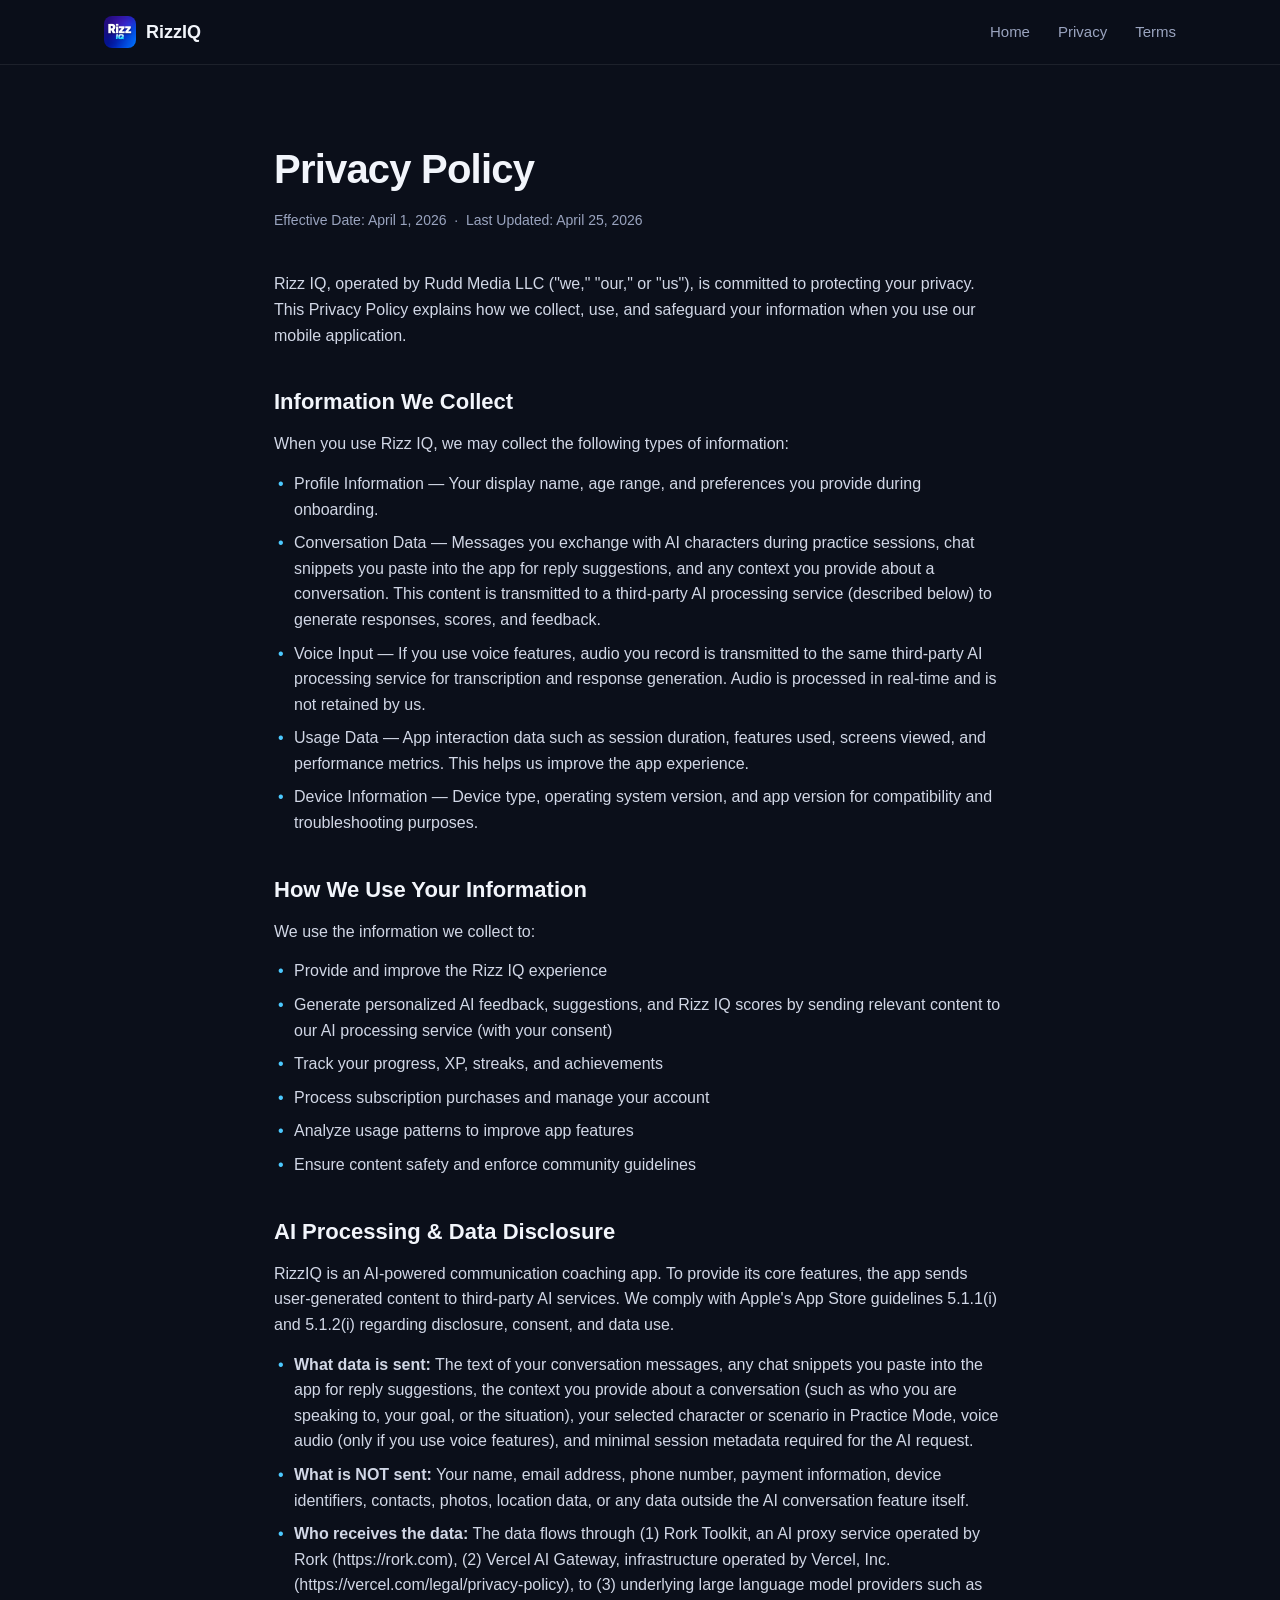
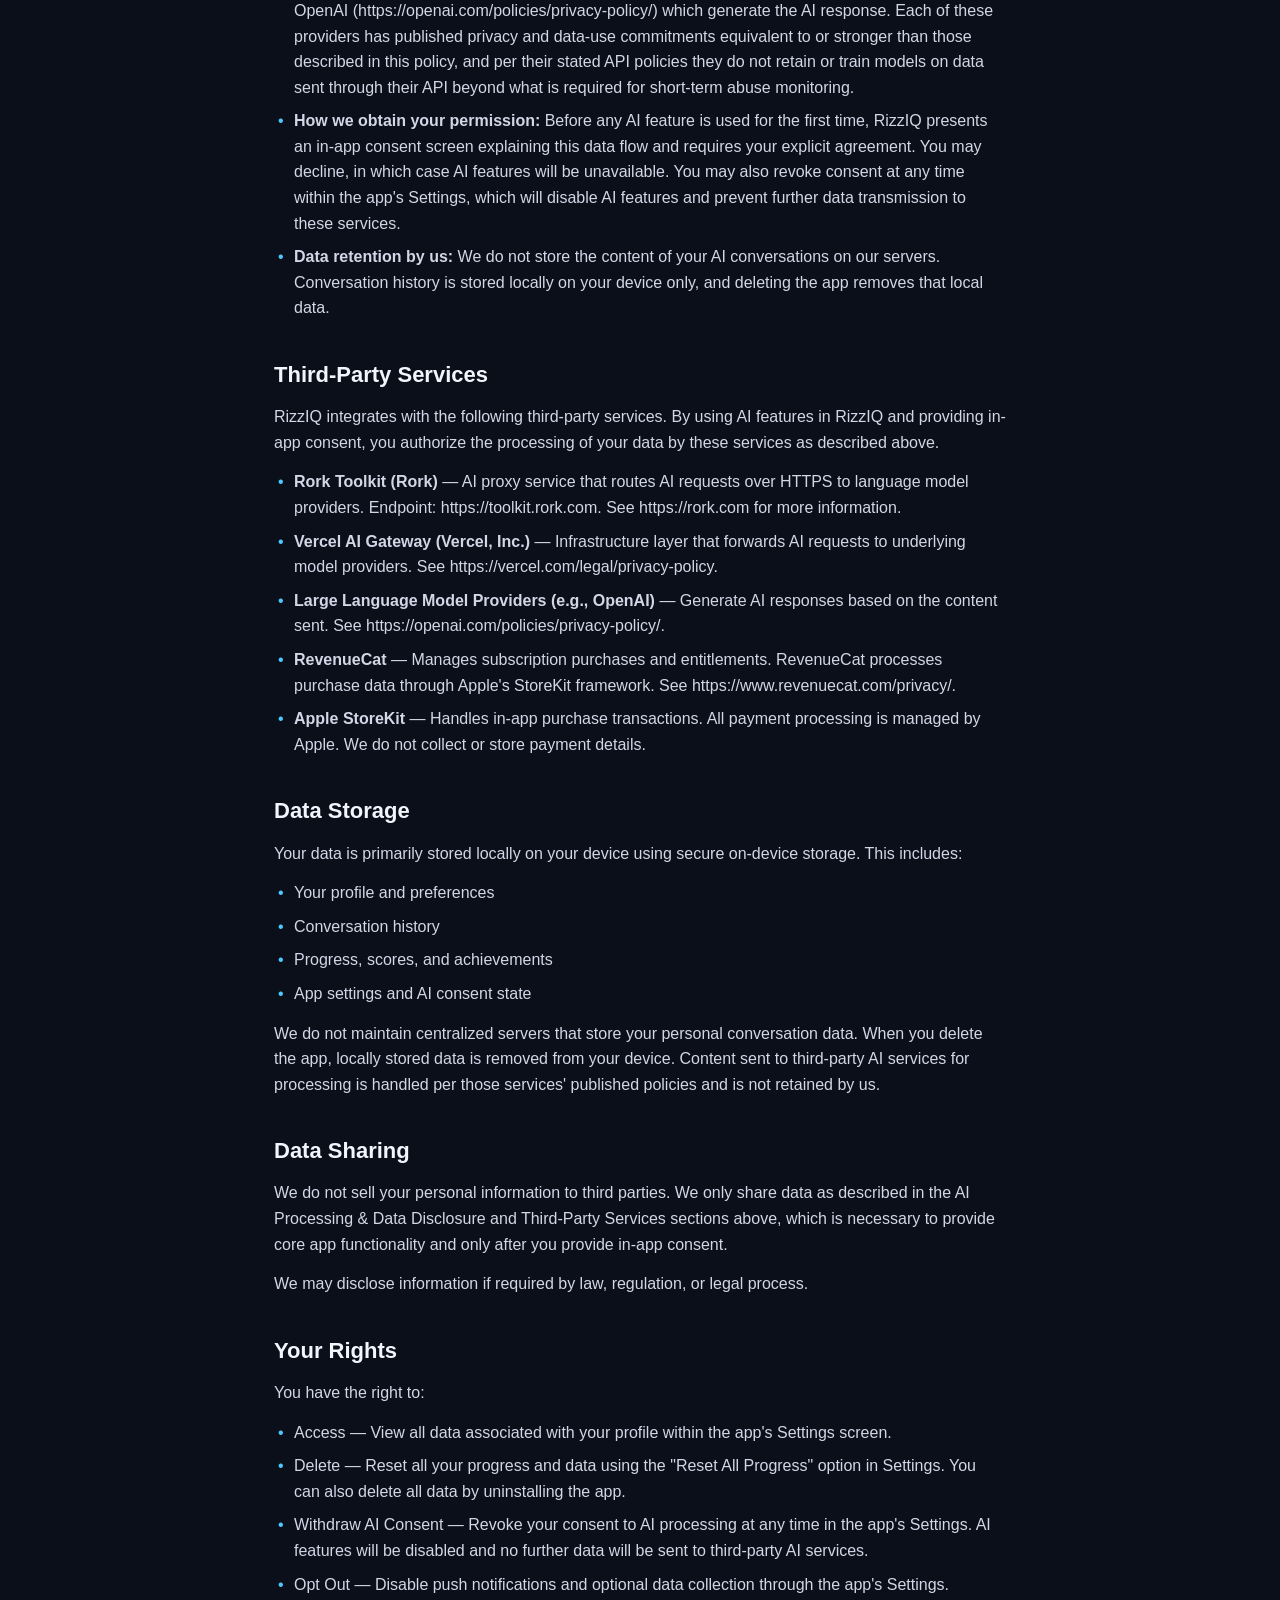
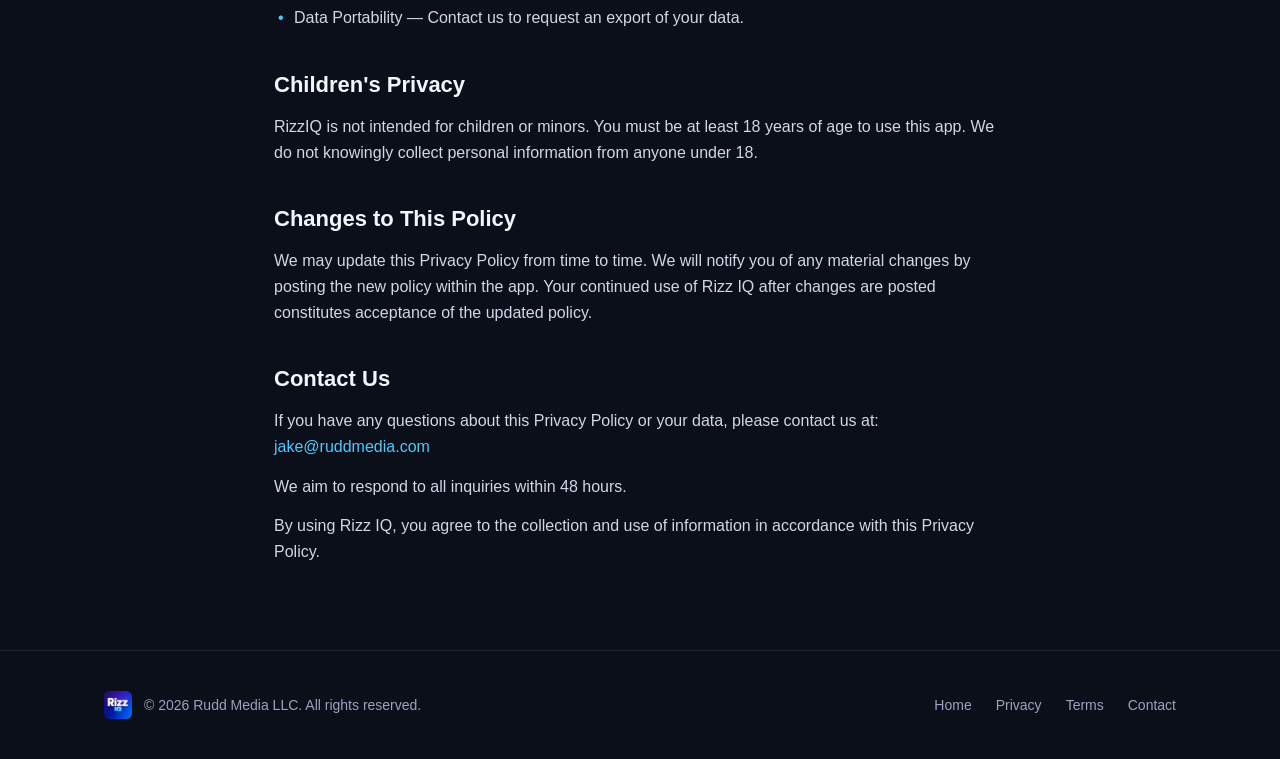
<file: privacy.html>
<!DOCTYPE html>
<html lang="en">
<head>
<meta charset="UTF-8" />
<meta name="viewport" content="width=device-width, initial-scale=1" />
<title>Privacy Policy — RizzIQ</title>
<link rel="icon" type="image/png" href="logo.png" />
<link rel="stylesheet" href="styles.css" />
</head>
<body>
<nav class="nav">
<div class="container nav-inner">
<a href="/" class="nav-logo"><img src="logo.png" alt="RizzIQ" /> RizzIQ</a>
<div class="nav-links"><a href="index.html">Home</a><a href="privacy.html">Privacy</a><a href="terms.html">Terms</a></div>
</div>
</nav>
<main class="legal">
<h1>Privacy Policy</h1>
<p class="meta">Effective Date: April 1, 2026 &nbsp;·&nbsp; Last Updated: April 25, 2026</p>
<p>Rizz IQ, operated by Rudd Media LLC ("we," "our," or "us"), is committed to protecting your privacy. This Privacy Policy explains how we collect, use, and safeguard your information when you use our mobile application.</p>

<h2>Information We Collect</h2>
<p>When you use Rizz IQ, we may collect the following types of information:</p>
<ul>
<li>Profile Information — Your display name, age range, and preferences you provide during onboarding.</li>
<li>Conversation Data — Messages you exchange with AI characters during practice sessions, chat snippets you paste into the app for reply suggestions, and any context you provide about a conversation. This content is transmitted to a third-party AI processing service (described below) to generate responses, scores, and feedback.</li>
<li>Voice Input — If you use voice features, audio you record is transmitted to the same third-party AI processing service for transcription and response generation. Audio is processed in real-time and is not retained by us.</li>
<li>Usage Data — App interaction data such as session duration, features used, screens viewed, and performance metrics. This helps us improve the app experience.</li>
<li>Device Information — Device type, operating system version, and app version for compatibility and troubleshooting purposes.</li>
</ul>

<h2>How We Use Your Information</h2>
<p>We use the information we collect to:</p>
<ul>
<li>Provide and improve the Rizz IQ experience</li>
<li>Generate personalized AI feedback, suggestions, and Rizz IQ scores by sending relevant content to our AI processing service (with your consent)</li>
<li>Track your progress, XP, streaks, and achievements</li>
<li>Process subscription purchases and manage your account</li>
<li>Analyze usage patterns to improve app features</li>
<li>Ensure content safety and enforce community guidelines</li>
</ul>

<h2>AI Processing &amp; Data Disclosure</h2>
<p>RizzIQ is an AI-powered communication coaching app. To provide its core features, the app sends user-generated content to third-party AI services. We comply with Apple's App Store guidelines 5.1.1(i) and 5.1.2(i) regarding disclosure, consent, and data use.</p>
<ul>
<li><strong>What data is sent:</strong> The text of your conversation messages, any chat snippets you paste into the app for reply suggestions, the context you provide about a conversation (such as who you are speaking to, your goal, or the situation), your selected character or scenario in Practice Mode, voice audio (only if you use voice features), and minimal session metadata required for the AI request.</li>
<li><strong>What is NOT sent:</strong> Your name, email address, phone number, payment information, device identifiers, contacts, photos, location data, or any data outside the AI conversation feature itself.</li>
<li><strong>Who receives the data:</strong> The data flows through (1) Rork Toolkit, an AI proxy service operated by Rork (https://rork.com), (2) Vercel AI Gateway, infrastructure operated by Vercel, Inc. (https://vercel.com/legal/privacy-policy), to (3) underlying large language model providers such as OpenAI (https://openai.com/policies/privacy-policy/) which generate the AI response. Each of these providers has published privacy and data-use commitments equivalent to or stronger than those described in this policy, and per their stated API policies they do not retain or train models on data sent through their API beyond what is required for short-term abuse monitoring.</li>
<li><strong>How we obtain your permission:</strong> Before any AI feature is used for the first time, RizzIQ presents an in-app consent screen explaining this data flow and requires your explicit agreement. You may decline, in which case AI features will be unavailable. You may also revoke consent at any time within the app's Settings, which will disable AI features and prevent further data transmission to these services.</li>
<li><strong>Data retention by us:</strong> We do not store the content of your AI conversations on our servers. Conversation history is stored locally on your device only, and deleting the app removes that local data.</li>
</ul>

<h2>Third-Party Services</h2>
<p>RizzIQ integrates with the following third-party services. By using AI features in RizzIQ and providing in-app consent, you authorize the processing of your data by these services as described above.</p>
<ul>
<li><strong>Rork Toolkit (Rork)</strong> — AI proxy service that routes AI requests over HTTPS to language model providers. Endpoint: https://toolkit.rork.com. See https://rork.com for more information.</li>
<li><strong>Vercel AI Gateway (Vercel, Inc.)</strong> — Infrastructure layer that forwards AI requests to underlying model providers. See https://vercel.com/legal/privacy-policy.</li>
<li><strong>Large Language Model Providers (e.g., OpenAI)</strong> — Generate AI responses based on the content sent. See https://openai.com/policies/privacy-policy/.</li>
<li><strong>RevenueCat</strong> — Manages subscription purchases and entitlements. RevenueCat processes purchase data through Apple's StoreKit framework. See https://www.revenuecat.com/privacy/.</li>
<li><strong>Apple StoreKit</strong> — Handles in-app purchase transactions. All payment processing is managed by Apple. We do not collect or store payment details.</li>
</ul>

<h2>Data Storage</h2>
<p>Your data is primarily stored locally on your device using secure on-device storage. This includes:</p>
<ul>
<li>Your profile and preferences</li>
<li>Conversation history</li>
<li>Progress, scores, and achievements</li>
<li>App settings and AI consent state</li>
</ul>
<p>We do not maintain centralized servers that store your personal conversation data. When you delete the app, locally stored data is removed from your device. Content sent to third-party AI services for processing is handled per those services' published policies and is not retained by us.</p>

<h2>Data Sharing</h2>
<p>We do not sell your personal information to third parties. We only share data as described in the AI Processing &amp; Data Disclosure and Third-Party Services sections above, which is necessary to provide core app functionality and only after you provide in-app consent.</p>
<p>We may disclose information if required by law, regulation, or legal process.</p>

<h2>Your Rights</h2>
<p>You have the right to:</p>
<ul>
<li>Access — View all data associated with your profile within the app's Settings screen.</li>
<li>Delete — Reset all your progress and data using the "Reset All Progress" option in Settings. You can also delete all data by uninstalling the app.</li>
<li>Withdraw AI Consent — Revoke your consent to AI processing at any time in the app's Settings. AI features will be disabled and no further data will be sent to third-party AI services.</li>
<li>Opt Out — Disable push notifications and optional data collection through the app's Settings.</li>
<li>Data Portability — Contact us to request an export of your data.</li>
</ul>

<h2>Children's Privacy</h2>
<p>RizzIQ is not intended for children or minors. You must be at least 18 years of age to use this app. We do not knowingly collect personal information from anyone under 18.</p>

<h2>Changes to This Policy</h2>
<p>We may update this Privacy Policy from time to time. We will notify you of any material changes by posting the new policy within the app. Your continued use of Rizz IQ after changes are posted constitutes acceptance of the updated policy.</p>

<h2>Contact Us</h2>
<p>If you have any questions about this Privacy Policy or your data, please contact us at: <a href="mailto:jake@ruddmedia.com">jake@ruddmedia.com</a></p>
<p>We aim to respond to all inquiries within 48 hours.</p>
<p>By using Rizz IQ, you agree to the collection and use of information in accordance with this Privacy Policy.</p>
</main>
<footer>
<div class="container footer-inner">
<div class="footer-left"><img src="logo.png" alt="RizzIQ" /><span>© 2026 Rudd Media LLC. All rights reserved.</span></div>
<div class="footer-links"><a href="index.html">Home</a><a href="privacy.html">Privacy</a><a href="terms.html">Terms</a><a href="mailto:jake@ruddmedia.com">Contact</a></div>
</div>
</footer>
</body>
</html>
</file>
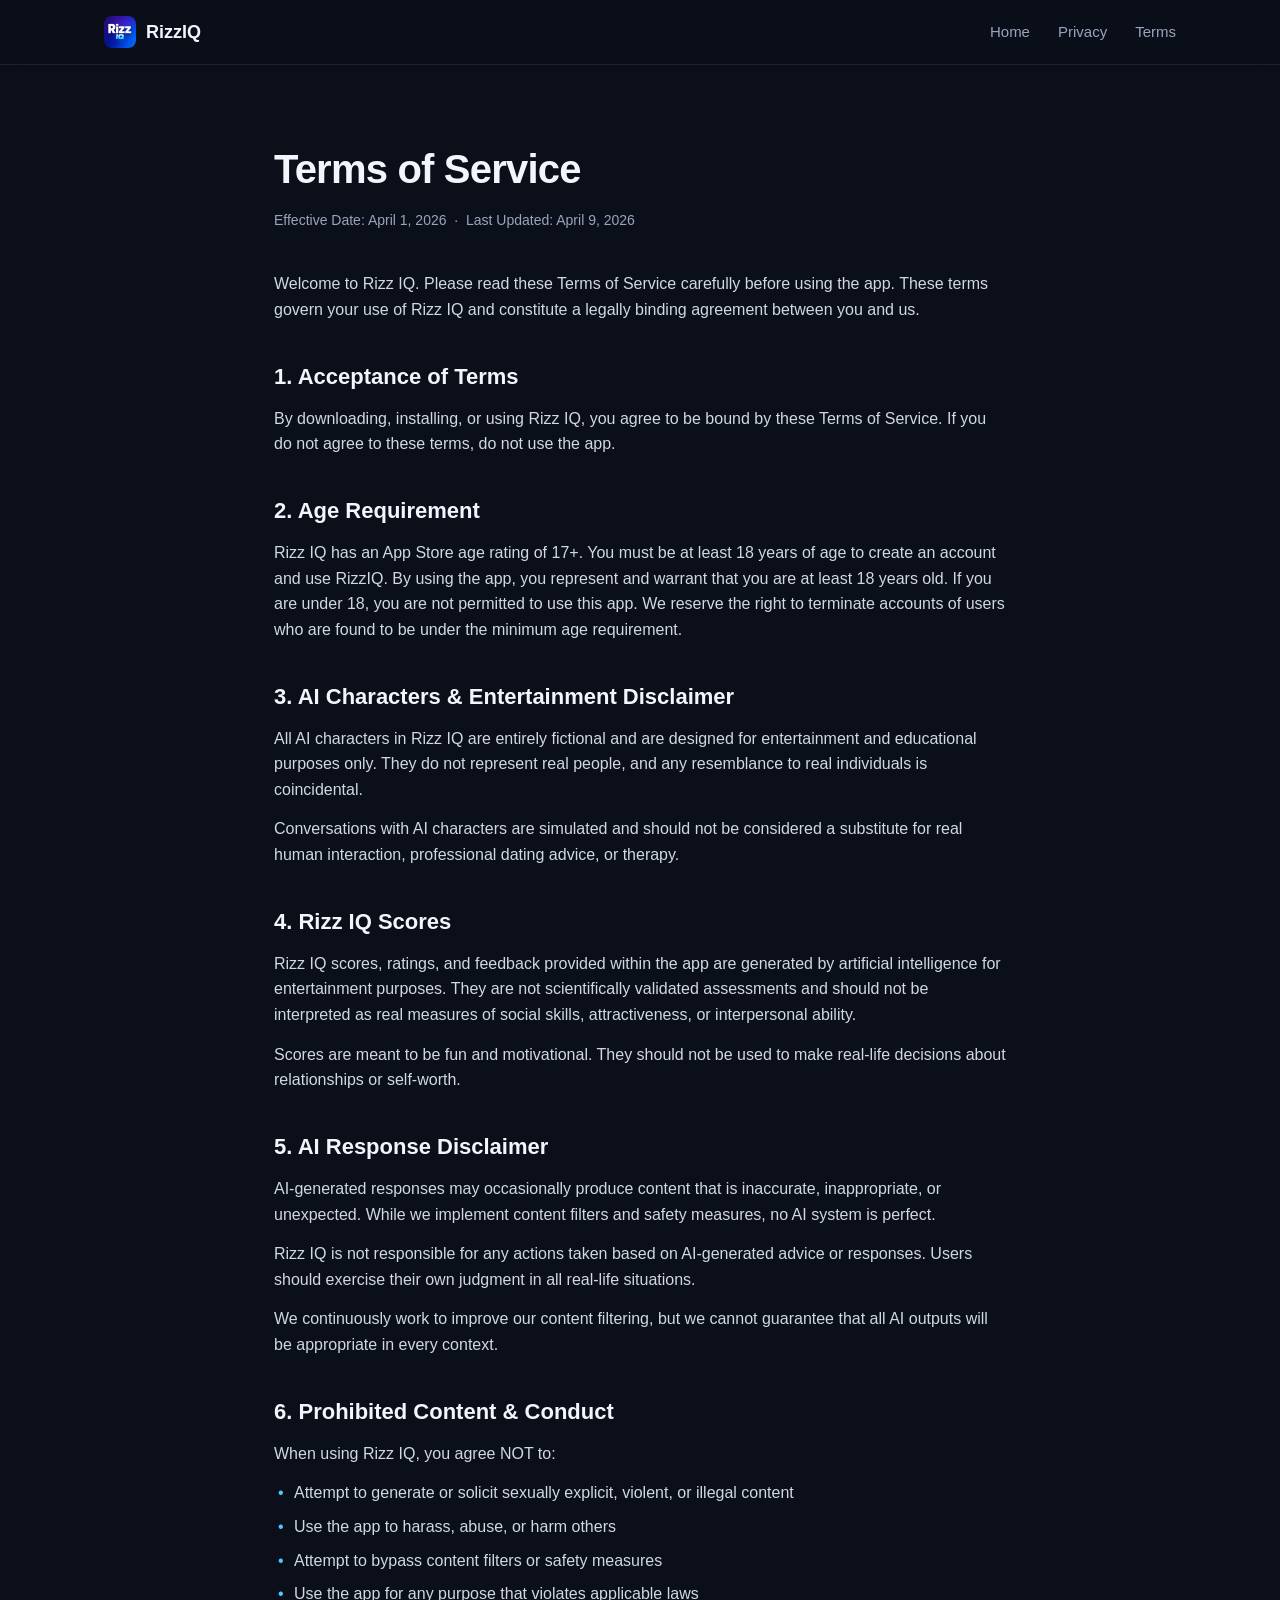
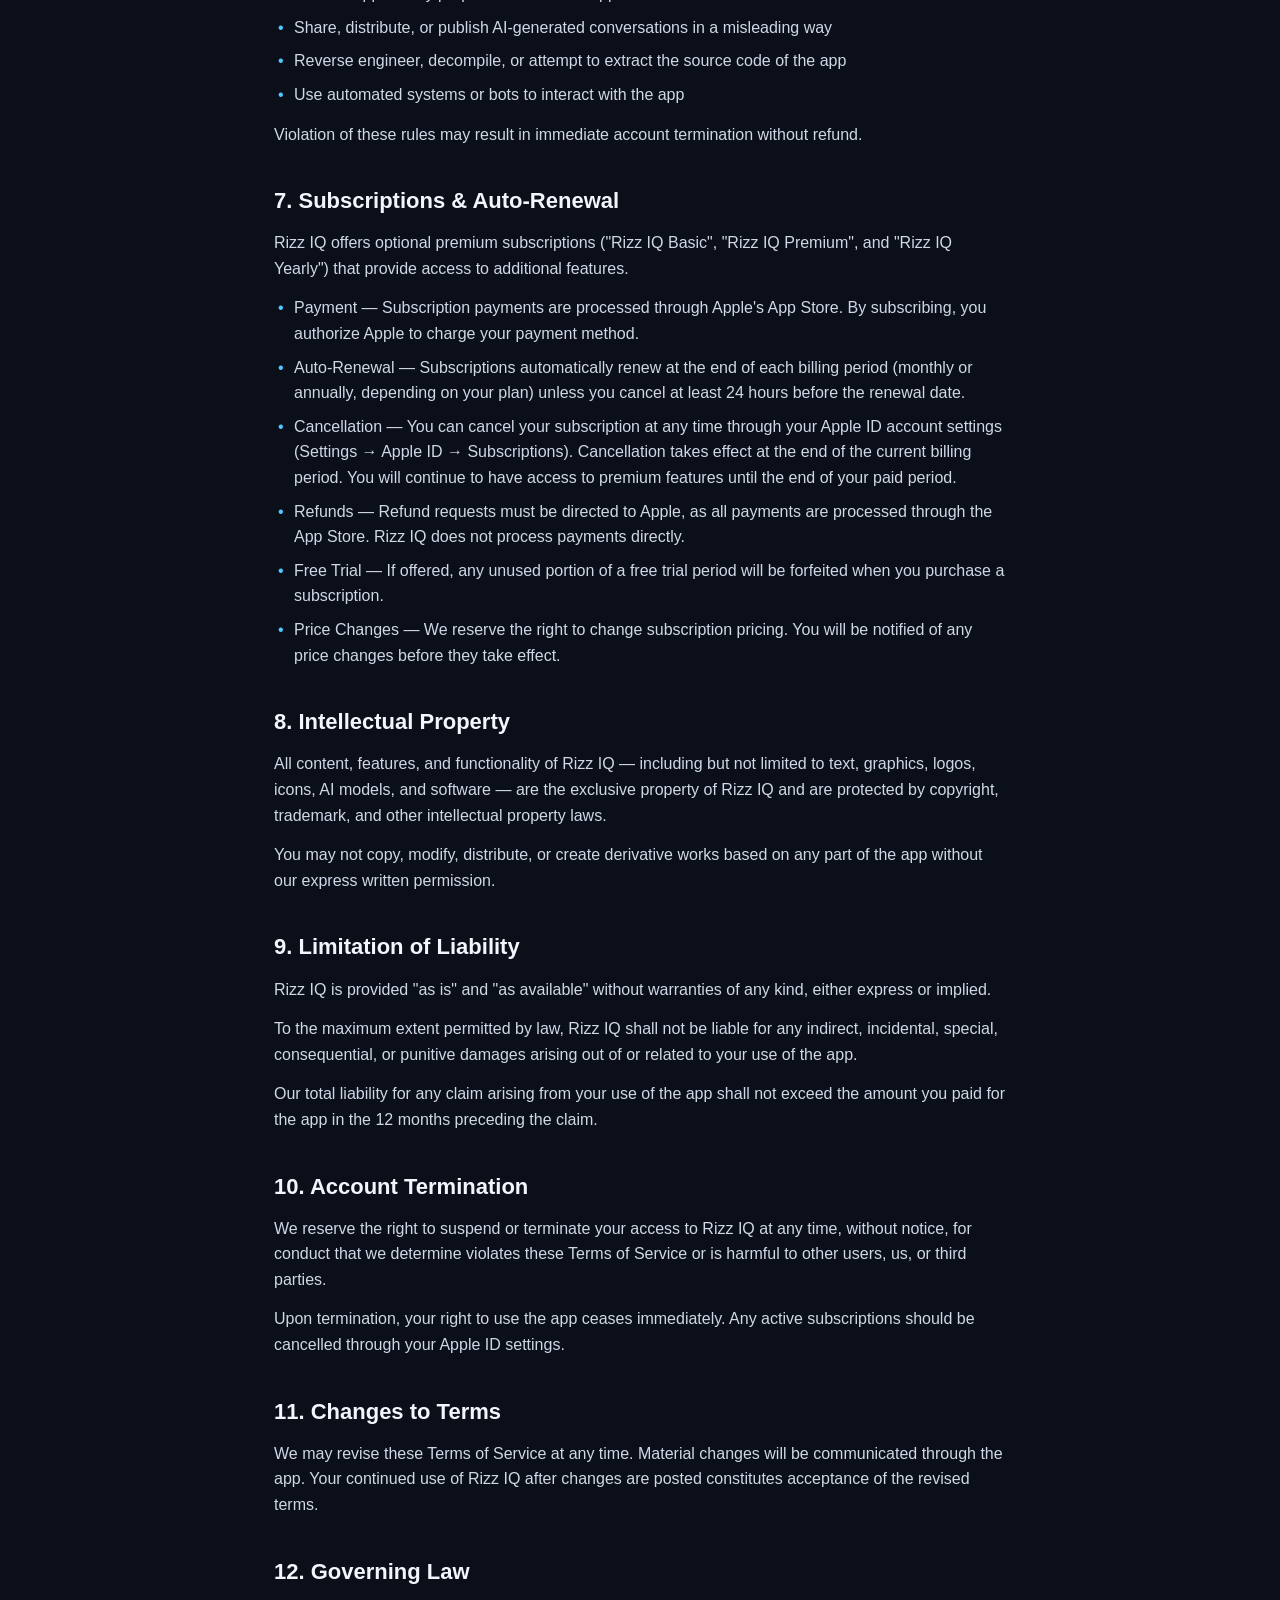
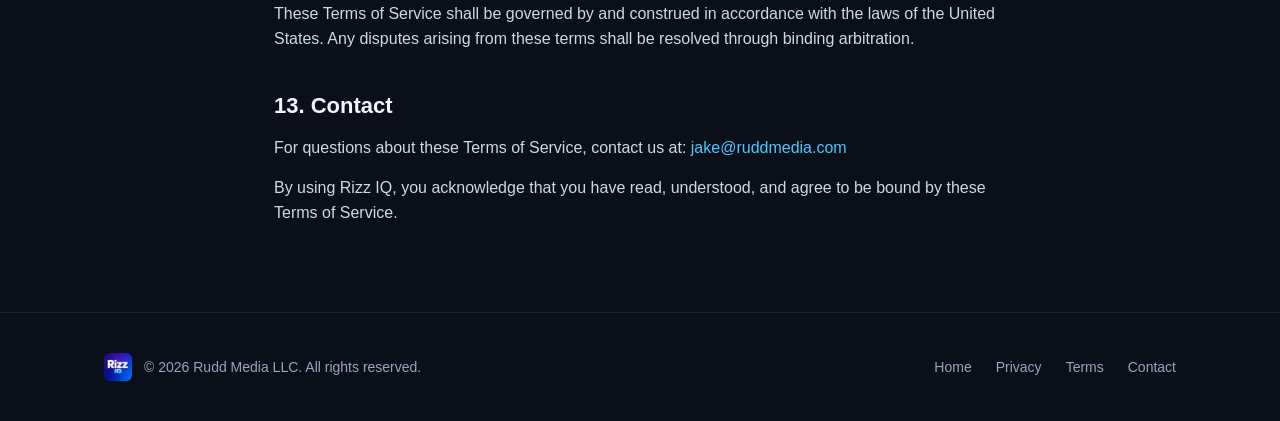
<file: terms.html>
<!DOCTYPE html>
<html lang="en">
<head>
<meta charset="UTF-8" />
<meta name="viewport" content="width=device-width, initial-scale=1" />
<title>Terms of Service — RizzIQ</title>
<link rel="icon" type="image/png" href="logo.png" />
<link rel="stylesheet" href="styles.css" />
</head>
<body>
<nav class="nav">
  <div class="container nav-inner">
    <a href="/" class="nav-logo"><img src="logo.png" alt="RizzIQ" /> RizzIQ</a>
    <div class="nav-links"><a href="index.html">Home</a><a href="privacy.html">Privacy</a><a href="terms.html">Terms</a></div>
  </div>
</nav>
<main class="legal">
  <h1>Terms of Service</h1>
  <p class="meta">Effective Date: April 1, 2026 &nbsp;·&nbsp; Last Updated: April 9, 2026</p>
  <p>Welcome to Rizz IQ. Please read these Terms of Service carefully before using the app. These terms govern your use of Rizz IQ and constitute a legally binding agreement between you and us.</p>
  <h2>1. Acceptance of Terms</h2>
  <p>By downloading, installing, or using Rizz IQ, you agree to be bound by these Terms of Service. If you do not agree to these terms, do not use the app.</p>
  <h2>2. Age Requirement</h2>
  <p>Rizz IQ has an App Store age rating of 17+. You must be at least 18 years of age to create an account and use RizzIQ. By using the app, you represent and warrant that you are at least 18 years old. If you are under 18, you are not permitted to use this app. We reserve the right to terminate accounts of users who are found to be under the minimum age requirement.</p>
  <h2>3. AI Characters &amp; Entertainment Disclaimer</h2>
  <p>All AI characters in Rizz IQ are entirely fictional and are designed for entertainment and educational purposes only. They do not represent real people, and any resemblance to real individuals is coincidental.</p>
  <p>Conversations with AI characters are simulated and should not be considered a substitute for real human interaction, professional dating advice, or therapy.</p>
  <h2>4. Rizz IQ Scores</h2>
  <p>Rizz IQ scores, ratings, and feedback provided within the app are generated by artificial intelligence for entertainment purposes. They are not scientifically validated assessments and should not be interpreted as real measures of social skills, attractiveness, or interpersonal ability.</p>
  <p>Scores are meant to be fun and motivational. They should not be used to make real-life decisions about relationships or self-worth.</p>
  <h2>5. AI Response Disclaimer</h2>
  <p>AI-generated responses may occasionally produce content that is inaccurate, inappropriate, or unexpected. While we implement content filters and safety measures, no AI system is perfect.</p>
  <p>Rizz IQ is not responsible for any actions taken based on AI-generated advice or responses. Users should exercise their own judgment in all real-life situations.</p>
  <p>We continuously work to improve our content filtering, but we cannot guarantee that all AI outputs will be appropriate in every context.</p>
  <h2>6. Prohibited Content &amp; Conduct</h2>
  <p>When using Rizz IQ, you agree NOT to:</p>
  <ul>
    <li>Attempt to generate or solicit sexually explicit, violent, or illegal content</li>
    <li>Use the app to harass, abuse, or harm others</li>
    <li>Attempt to bypass content filters or safety measures</li>
    <li>Use the app for any purpose that violates applicable laws</li>
    <li>Share, distribute, or publish AI-generated conversations in a misleading way</li>
    <li>Reverse engineer, decompile, or attempt to extract the source code of the app</li>
    <li>Use automated systems or bots to interact with the app</li>
  </ul>
  <p>Violation of these rules may result in immediate account termination without refund.</p>
  <h2>7. Subscriptions &amp; Auto-Renewal</h2>
  <p>Rizz IQ offers optional premium subscriptions ("Rizz IQ Basic", "Rizz IQ Premium", and "Rizz IQ Yearly") that provide access to additional features.</p>
  <ul>
    <li>Payment — Subscription payments are processed through Apple's App Store. By subscribing, you authorize Apple to charge your payment method.</li>
    <li>Auto-Renewal — Subscriptions automatically renew at the end of each billing period (monthly or annually, depending on your plan) unless you cancel at least 24 hours before the renewal date.</li>
    <li>Cancellation — You can cancel your subscription at any time through your Apple ID account settings (Settings → Apple ID → Subscriptions). Cancellation takes effect at the end of the current billing period. You will continue to have access to premium features until the end of your paid period.</li>
    <li>Refunds — Refund requests must be directed to Apple, as all payments are processed through the App Store. Rizz IQ does not process payments directly.</li>
    <li>Free Trial — If offered, any unused portion of a free trial period will be forfeited when you purchase a subscription.</li>
    <li>Price Changes — We reserve the right to change subscription pricing. You will be notified of any price changes before they take effect.</li>
  </ul>
  <h2>8. Intellectual Property</h2>
  <p>All content, features, and functionality of Rizz IQ — including but not limited to text, graphics, logos, icons, AI models, and software — are the exclusive property of Rizz IQ and are protected by copyright, trademark, and other intellectual property laws.</p>
  <p>You may not copy, modify, distribute, or create derivative works based on any part of the app without our express written permission.</p>
  <h2>9. Limitation of Liability</h2>
  <p>Rizz IQ is provided "as is" and "as available" without warranties of any kind, either express or implied.</p>
  <p>To the maximum extent permitted by law, Rizz IQ shall not be liable for any indirect, incidental, special, consequential, or punitive damages arising out of or related to your use of the app.</p>
  <p>Our total liability for any claim arising from your use of the app shall not exceed the amount you paid for the app in the 12 months preceding the claim.</p>
  <h2>10. Account Termination</h2>
  <p>We reserve the right to suspend or terminate your access to Rizz IQ at any time, without notice, for conduct that we determine violates these Terms of Service or is harmful to other users, us, or third parties.</p>
  <p>Upon termination, your right to use the app ceases immediately. Any active subscriptions should be cancelled through your Apple ID settings.</p>
  <h2>11. Changes to Terms</h2>
  <p>We may revise these Terms of Service at any time. Material changes will be communicated through the app. Your continued use of Rizz IQ after changes are posted constitutes acceptance of the revised terms.</p>
  <h2>12. Governing Law</h2>
  <p>These Terms of Service shall be governed by and construed in accordance with the laws of the United States. Any disputes arising from these terms shall be resolved through binding arbitration.</p>
  <h2>13. Contact</h2>
  <p>For questions about these Terms of Service, contact us at: <a href="mailto:jake@ruddmedia.com">jake@ruddmedia.com</a></p>
  <p>By using Rizz IQ, you acknowledge that you have read, understood, and agree to be bound by these Terms of Service.</p>
</main>
<footer>
  <div class="container footer-inner">
    <div class="footer-left"><img src="logo.png" alt="RizzIQ" /><span>© 2026 Rudd Media LLC. All rights reserved.</span></div>
    <div class="footer-links"><a href="index.html">Home</a><a href="privacy.html">Privacy</a><a href="terms.html">Terms</a><a href="mailto:jake@ruddmedia.com">Contact</a></div>
  </div>
</footer>
</body>
</html>
</file>
<file: styles.css>
:root {
  --bg: #0B0F1A;
  --bg-2: #10162A;
  --deep: #1E2DB8;
  --royal: #2547F0;
  --cyan: #4CC9FF;
  --text: #F2F5FB;
  --muted: #9AA4BF;
  --card: #141A2E;
  --border: rgba(255,255,255,0.08);
  --radius: 18px;
}
* { box-sizing: border-box; margin: 0; padding: 0; }
html { scroll-behavior: smooth; }
body {
  font-family: -apple-system, BlinkMacSystemFont, "Inter", "Segoe UI", Roboto, sans-serif;
  background: var(--bg);
  color: var(--text);
  line-height: 1.6;
  -webkit-font-smoothing: antialiased;
}
a { color: var(--cyan); text-decoration: none; }
a:hover { opacity: 0.85; }
img { max-width: 100%; display: block; }
.container { max-width: 1120px; margin: 0 auto; padding: 0 24px; }
.nav {
  position: sticky; top: 0; z-index: 50;
  background: rgba(11,15,26,0.85);
  backdrop-filter: blur(12px);
  border-bottom: 1px solid var(--border);
}
.nav-inner { display: flex; align-items: center; justify-content: space-between; height: 64px; }
.nav-logo { display: flex; align-items: center; gap: 10px; font-weight: 800; font-size: 18px; color: var(--text); }
.nav-logo img { width: 32px; height: 32px; border-radius: 8px; }
.nav-links { display: flex; gap: 28px; }
.nav-links a { color: var(--muted); font-weight: 500; font-size: 15px; }
.nav-links a:hover { color: var(--text); }
.hero {
  position: relative;
  padding: 96px 0 64px;
  background:
    radial-gradient(ellipse at top, rgba(37,71,240,0.25), transparent 60%),
    radial-gradient(ellipse at bottom right, rgba(76,201,255,0.12), transparent 60%),
    linear-gradient(180deg, var(--bg) 0%, var(--bg-2) 100%);
  overflow: hidden;
}
.hero-grid { display: grid; grid-template-columns: 1.1fr 1fr; gap: 56px; align-items: center; }
.hero h1 { font-size: 56px; line-height: 1.05; font-weight: 800; letter-spacing: -0.02em; margin-bottom: 20px; }
.hero h1 .accent { background: linear-gradient(90deg, var(--cyan), #7BDCFF); -webkit-background-clip: text; background-clip: text; color: transparent; }
.hero p.lead { font-size: 19px; color: var(--muted); margin-bottom: 32px; max-width: 540px; }
.hero-cta { display: flex; gap: 14px; flex-wrap: wrap; align-items: center; }
.btn-appstore { display: inline-flex; align-items: center; gap: 12px; background: #000; color: #fff; padding: 14px 22px; border-radius: 14px; font-weight: 600; font-size: 16px; border: 1px solid rgba(255,255,255,0.15); transition: transform 0.15s ease; }
.btn-appstore:hover { transform: translateY(-2px); opacity: 1; }
.btn-appstore svg.apple { width: 22px; height: 22px; fill: currentColor; flex-shrink: 0; }
.btn-appstore .small { font-size: 11px; font-weight: 400; opacity: 0.75; display: block; line-height: 1; margin-bottom: 2px; }
.btn-appstore .big { font-size: 17px; font-weight: 600; line-height: 1.1; }
.hero-note { color: var(--muted); font-size: 13px; }
.hero-phone { position: relative; display: flex; justify-content: center; }
.hero-phone img { max-height: 620px; border-radius: 32px; box-shadow: 0 30px 80px rgba(37,71,240,0.35), 0 0 0 1px rgba(255,255,255,0.06); }
section { padding: 88px 0; }
.section-head { text-align: center; margin-bottom: 56px; }
.section-head h2 { font-size: 42px; font-weight: 800; letter-spacing: -0.02em; margin-bottom: 14px; }
.section-head p { color: var(--muted); font-size: 18px; max-width: 640px; margin: 0 auto; }
.steps { display: grid; grid-template-columns: repeat(3, 1fr); gap: 24px; }
.step { background: var(--card); border: 1px solid var(--border); border-radius: var(--radius); padding: 32px 28px; }
.step-num { display: inline-flex; align-items: center; justify-content: center; width: 40px; height: 40px; border-radius: 12px; background: linear-gradient(135deg, var(--royal), var(--cyan)); font-weight: 800; font-size: 18px; margin-bottom: 20px; }
.step h3 { font-size: 20px; margin-bottom: 10px; }
.step p { color: var(--muted); font-size: 15px; }
.features-alt { background: var(--bg-2); }
.feature-row { display: grid; grid-template-columns: 1fr 1fr; gap: 72px; align-items: center; margin-bottom: 96px; }
.feature-row:last-child { margin-bottom: 0; }
.feature-row.reverse { direction: rtl; }
.feature-row.reverse > * { direction: ltr; }
.feature-row h3 { font-size: 32px; font-weight: 800; letter-spacing: -0.015em; margin-bottom: 16px; }
.feature-row p { color: var(--muted); font-size: 17px; margin-bottom: 12px; }
.feature-row ul { list-style: none; margin-top: 20px; }
.feature-row ul li { color: var(--muted); font-size: 15px; padding-left: 26px; position: relative; margin-bottom: 10px; }
.feature-row ul li::before { content: '✓'; color: var(--cyan); font-weight: 700; position: absolute; left: 0; }
.feature-img { display: flex; justify-content: center; }
.feature-img img { max-height: 560px; border-radius: 26px; box-shadow: 0 20px 60px rgba(0,0,0,0.5), 0 0 0 1px rgba(255,255,255,0.06); }
.faq-list { max-width: 760px; margin: 0 auto; }
.faq-item { background: var(--card); border: 1px solid var(--border); border-radius: 14px; padding: 22px 26px; margin-bottom: 14px; }
.faq-item h4 { font-size: 17px; margin-bottom: 8px; }
.faq-item p { color: var(--muted); font-size: 15px; }
.cta-banner { background: linear-gradient(135deg, var(--deep), var(--royal)); border-radius: 24px; padding: 56px 48px; text-align: center; margin: 0 auto; max-width: 900px; }
.cta-banner h2 { font-size: 36px; margin-bottom: 16px; letter-spacing: -0.015em; }
.cta-banner p { color: rgba(255,255,255,0.85); margin-bottom: 28px; font-size: 17px; }
.cta-banner .btn-appstore { background: #000; }
footer { border-top: 1px solid var(--border); padding: 40px 0; background: var(--bg); }
.footer-inner { display: flex; justify-content: space-between; align-items: center; flex-wrap: wrap; gap: 20px; }
.footer-left { display: flex; align-items: center; gap: 12px; color: var(--muted); font-size: 14px; }
.footer-left img { width: 28px; height: 28px; border-radius: 6px; }
.footer-links { display: flex; gap: 24px; }
.footer-links a { color: var(--muted); font-size: 14px; }
.footer-links a:hover { color: var(--text); }
.legal { max-width: 780px; margin: 0 auto; padding: 72px 24px; }
.legal h1 { font-size: 40px; margin-bottom: 8px; letter-spacing: -0.02em; }
.legal .meta { color: var(--muted); font-size: 14px; margin-bottom: 40px; }
.legal h2 { font-size: 22px; margin-top: 36px; margin-bottom: 12px; color: var(--text); }
.legal p { color: #D1D7E6; margin-bottom: 14px; font-size: 16px; }
.legal ul { list-style: none; margin-bottom: 14px; }
.legal ul li { color: #D1D7E6; font-size: 16px; padding-left: 20px; position: relative; margin-bottom: 8px; }
.legal ul li::before { content: '•'; color: var(--cyan); position: absolute; left: 4px; }
.legal a { color: var(--cyan); }
@media (max-width: 880px) {
  .hero { padding: 56px 0 40px; }
  .hero-grid { grid-template-columns: 1fr; gap: 40px; }
  .hero h1 { font-size: 40px; }
  .hero-phone img { max-height: 500px; }
  .steps { grid-template-columns: 1fr; }
  .feature-row { grid-template-columns: 1fr; gap: 32px; margin-bottom: 64px; }
  .feature-row.reverse { direction: ltr; }
  .section-head h2 { font-size: 32px; }
  .cta-banner { padding: 40px 24px; }
  .cta-banner h2 { font-size: 28px; }
  .nav-links { gap: 18px; }
  .nav-links a { font-size: 14px; }
  section { padding: 64px 0; }
}
</file>
